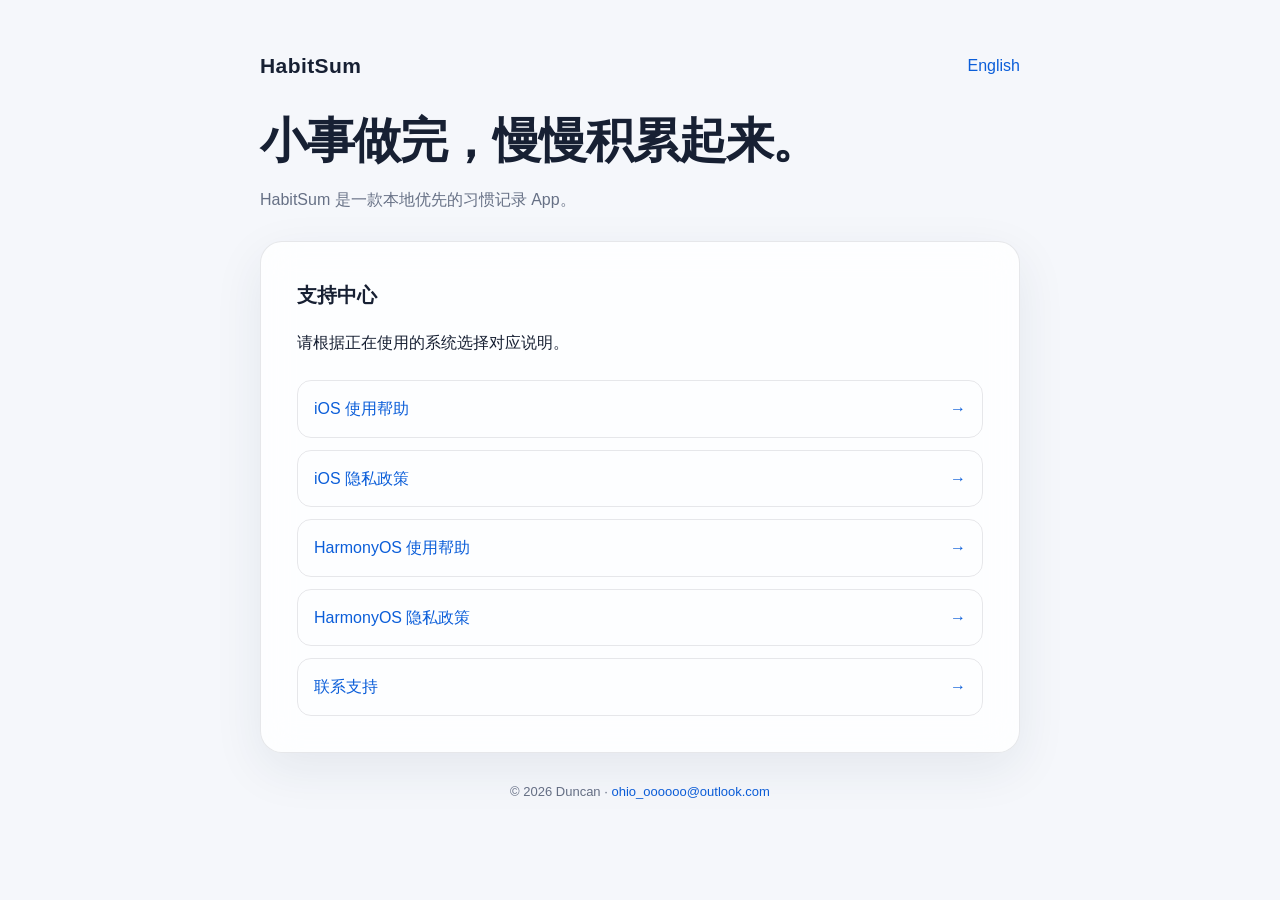
<file: index.html>
<!doctype html><html lang="zh-Hans"><head><meta charset="utf-8"><meta name="viewport" content="width=device-width,initial-scale=1"><title>HabitSum · 支持中心</title><link rel="stylesheet" href="styles.css"></head>
<body><main><nav><div class="brand">HabitSum</div><a class="language" href="en/">English</a></nav><section class="hero"><h1>小事做完，慢慢积累起来。</h1><p class="subtitle">HabitSum 是一款本地优先的习惯记录 App。</p></section><section class="card"><h2>支持中心</h2><p>请根据正在使用的系统选择对应说明。</p><div class="links"><a href="support/">iOS 使用帮助 <span>→</span></a><a href="privacy/">iOS 隐私政策 <span>→</span></a><a href="harmonyos/support/">HarmonyOS 使用帮助 <span>→</span></a><a href="harmonyos/privacy/">HarmonyOS 隐私政策 <span>→</span></a><a href="mailto:ohio_oooooo@outlook.com">联系支持 <span>→</span></a></div></section><footer>© 2026 Duncan · <a href="mailto:ohio_oooooo@outlook.com">ohio_oooooo@outlook.com</a></footer></main></body></html>
</file>
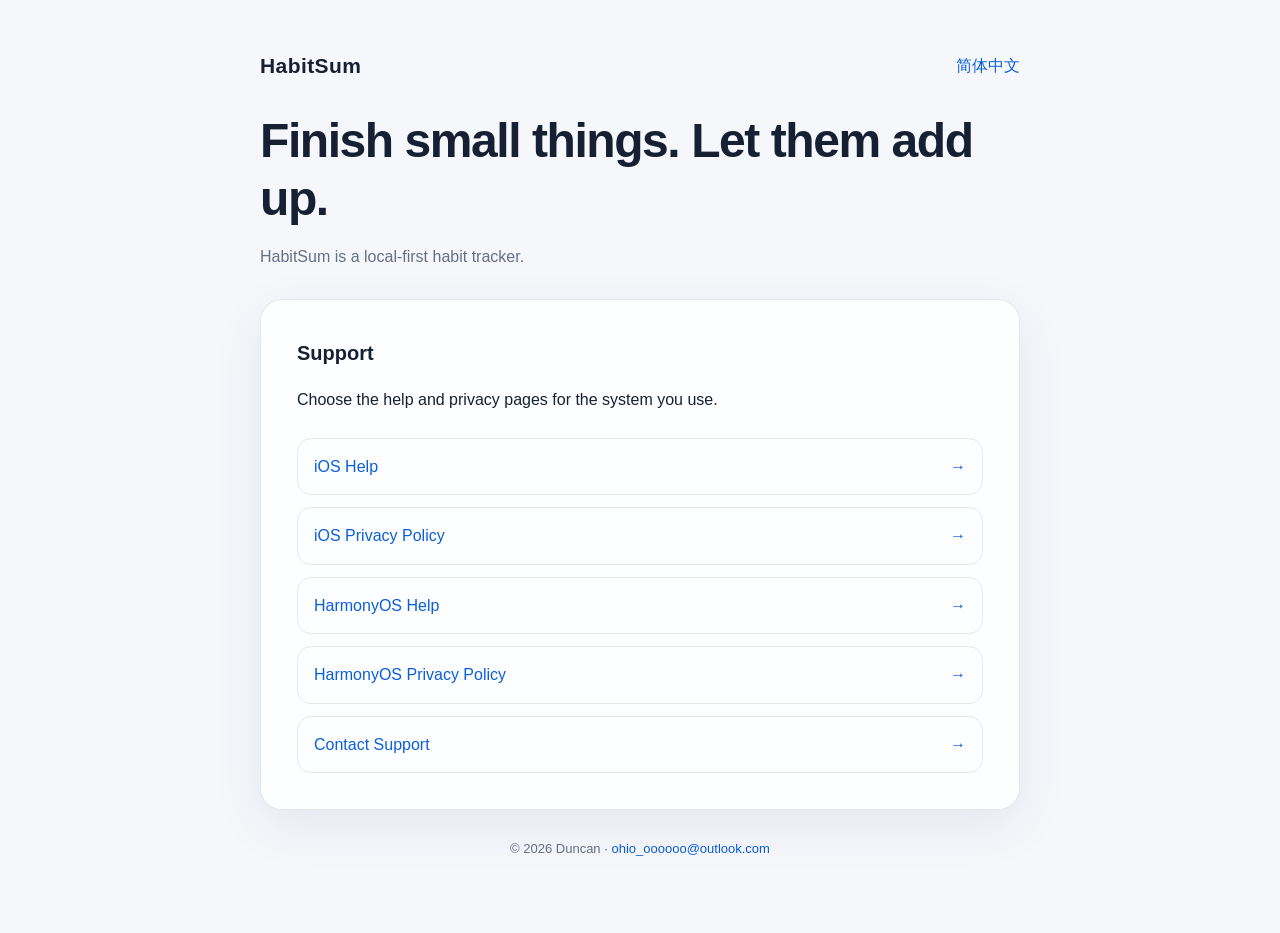
<file: en/index.html>
<!doctype html><html lang="en"><head><meta charset="utf-8"><meta name="viewport" content="width=device-width,initial-scale=1"><title>HabitSum · Support</title><link rel="stylesheet" href="../styles.css"></head><body><main><nav><div class="brand">HabitSum</div><a class="language" href="../">简体中文</a></nav><section class="hero"><h1>Finish small things. Let them add up.</h1><p class="subtitle">HabitSum is a local-first habit tracker.</p></section><section class="card"><h2>Support</h2><p>Choose the help and privacy pages for the system you use.</p><div class="links"><a href="support/">iOS Help <span>→</span></a><a href="privacy/">iOS Privacy Policy <span>→</span></a><a href="harmonyos/support/">HarmonyOS Help <span>→</span></a><a href="harmonyos/privacy/">HarmonyOS Privacy Policy <span>→</span></a><a href="mailto:ohio_oooooo@outlook.com">Contact Support <span>→</span></a></div></section><footer>© 2026 Duncan · <a href="mailto:ohio_oooooo@outlook.com">ohio_oooooo@outlook.com</a></footer></main></body></html>
</file>
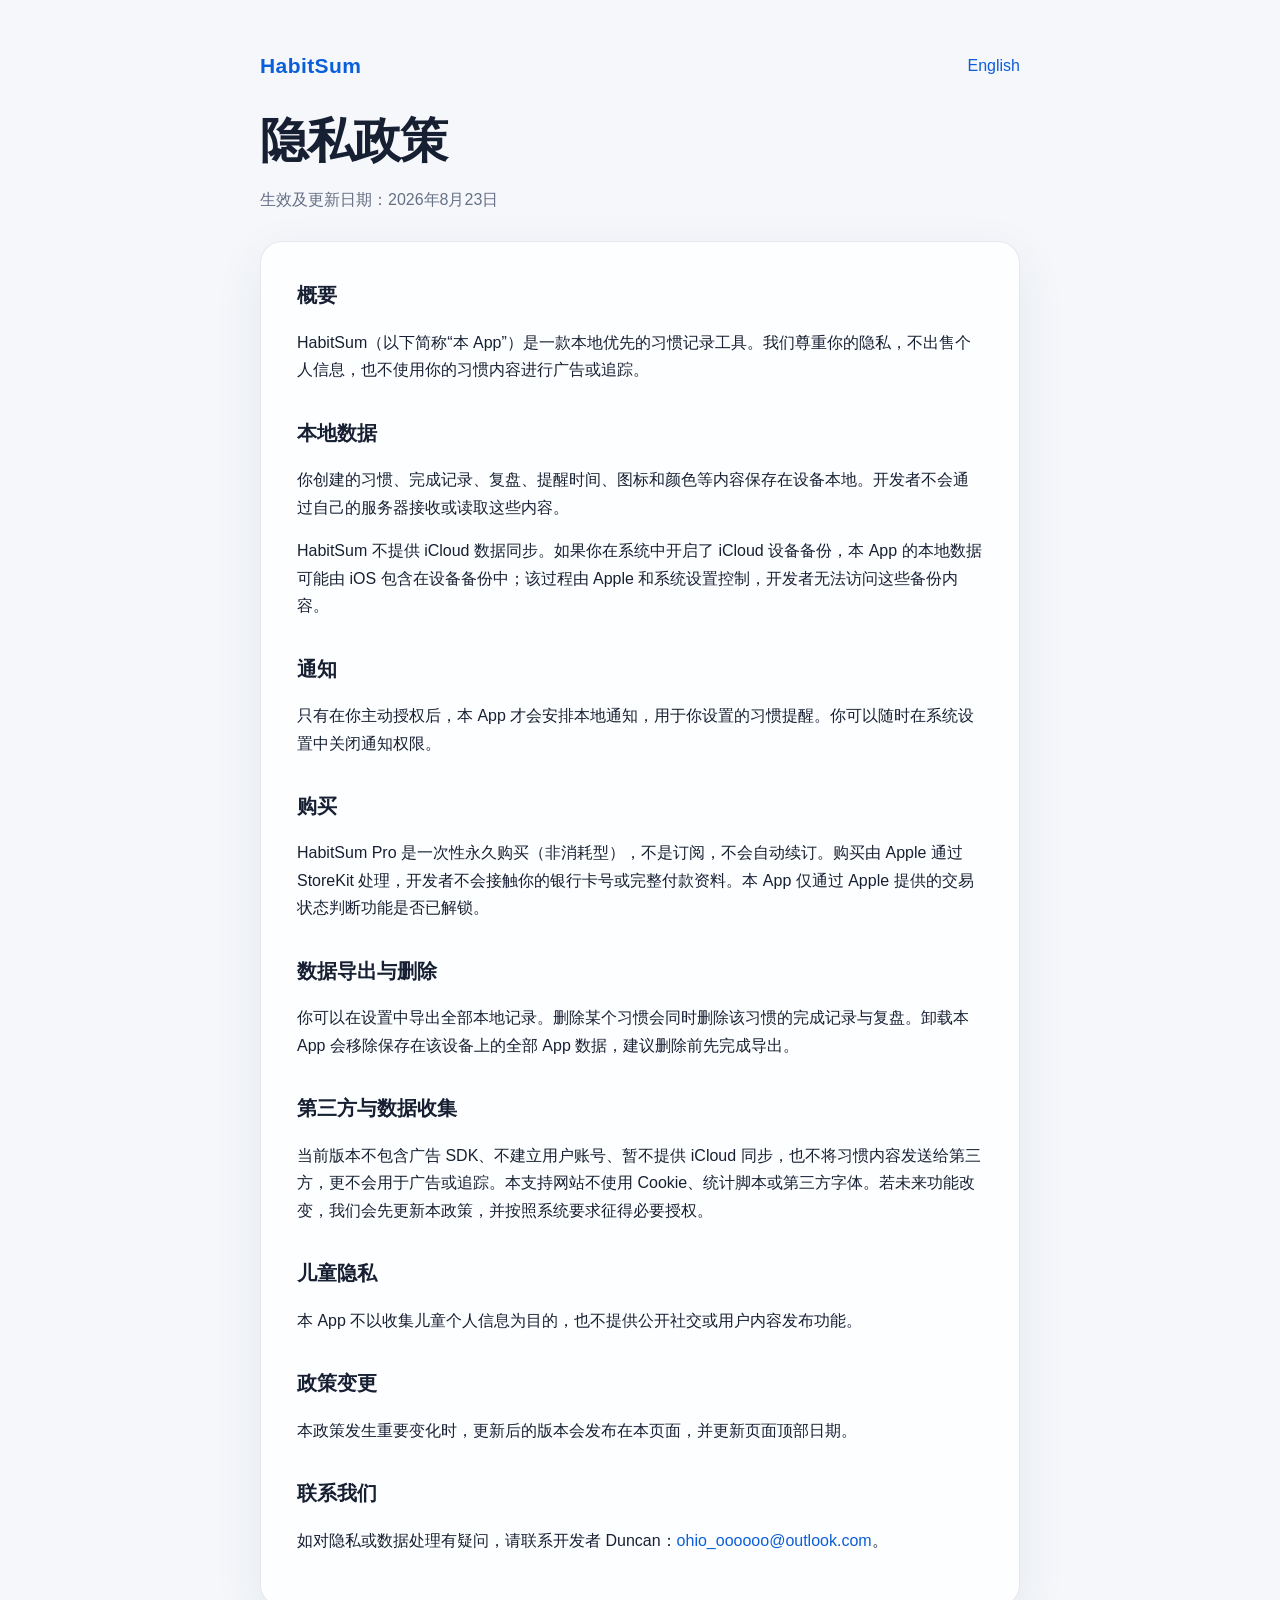
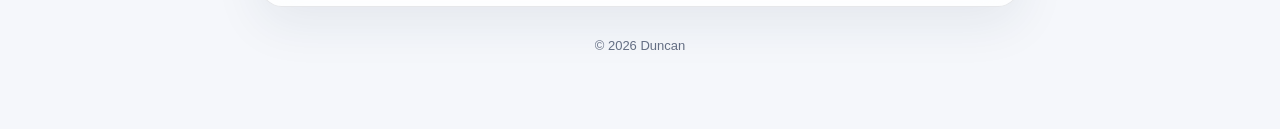
<file: privacy/index.html>
<!doctype html><html lang="zh-Hans"><head><meta charset="utf-8"><meta name="viewport" content="width=device-width,initial-scale=1"><title>隐私政策 · HabitSum</title><link rel="stylesheet" href="../styles.css"></head>
<body><main><nav><a class="brand" href="../">HabitSum</a><a class="language" href="../en/privacy/">English</a></nav><section class="hero"><h1>隐私政策</h1><p class="updated">生效及更新日期：2026年8月23日</p></section><article class="card"><h2>概要</h2><p>HabitSum（以下简称“本 App”）是一款本地优先的习惯记录工具。我们尊重你的隐私，不出售个人信息，也不使用你的习惯内容进行广告或追踪。</p><h2>本地数据</h2><p>你创建的习惯、完成记录、复盘、提醒时间、图标和颜色等内容保存在设备本地。开发者不会通过自己的服务器接收或读取这些内容。</p><p>HabitSum 不提供 iCloud 数据同步。如果你在系统中开启了 iCloud 设备备份，本 App 的本地数据可能由 iOS 包含在设备备份中；该过程由 Apple 和系统设置控制，开发者无法访问这些备份内容。</p><h2>通知</h2><p>只有在你主动授权后，本 App 才会安排本地通知，用于你设置的习惯提醒。你可以随时在系统设置中关闭通知权限。</p><h2>购买</h2><p>HabitSum Pro 是一次性永久购买（非消耗型），不是订阅，不会自动续订。购买由 Apple 通过 StoreKit 处理，开发者不会接触你的银行卡号或完整付款资料。本 App 仅通过 Apple 提供的交易状态判断功能是否已解锁。</p><h2>数据导出与删除</h2><p>你可以在设置中导出全部本地记录。删除某个习惯会同时删除该习惯的完成记录与复盘。卸载本 App 会移除保存在该设备上的全部 App 数据，建议删除前先完成导出。</p><h2>第三方与数据收集</h2><p>当前版本不包含广告 SDK、不建立用户账号、暂不提供 iCloud 同步，也不将习惯内容发送给第三方，更不会用于广告或追踪。本支持网站不使用 Cookie、统计脚本或第三方字体。若未来功能改变，我们会先更新本政策，并按照系统要求征得必要授权。</p><h2>儿童隐私</h2><p>本 App 不以收集儿童个人信息为目的，也不提供公开社交或用户内容发布功能。</p><h2>政策变更</h2><p>本政策发生重要变化时，更新后的版本会发布在本页面，并更新页面顶部日期。</p><h2>联系我们</h2><p>如对隐私或数据处理有疑问，请联系开发者 Duncan：<a href="mailto:ohio_oooooo@outlook.com">ohio_oooooo@outlook.com</a>。</p></article><footer>© 2026 Duncan</footer></main></body></html>
</file>
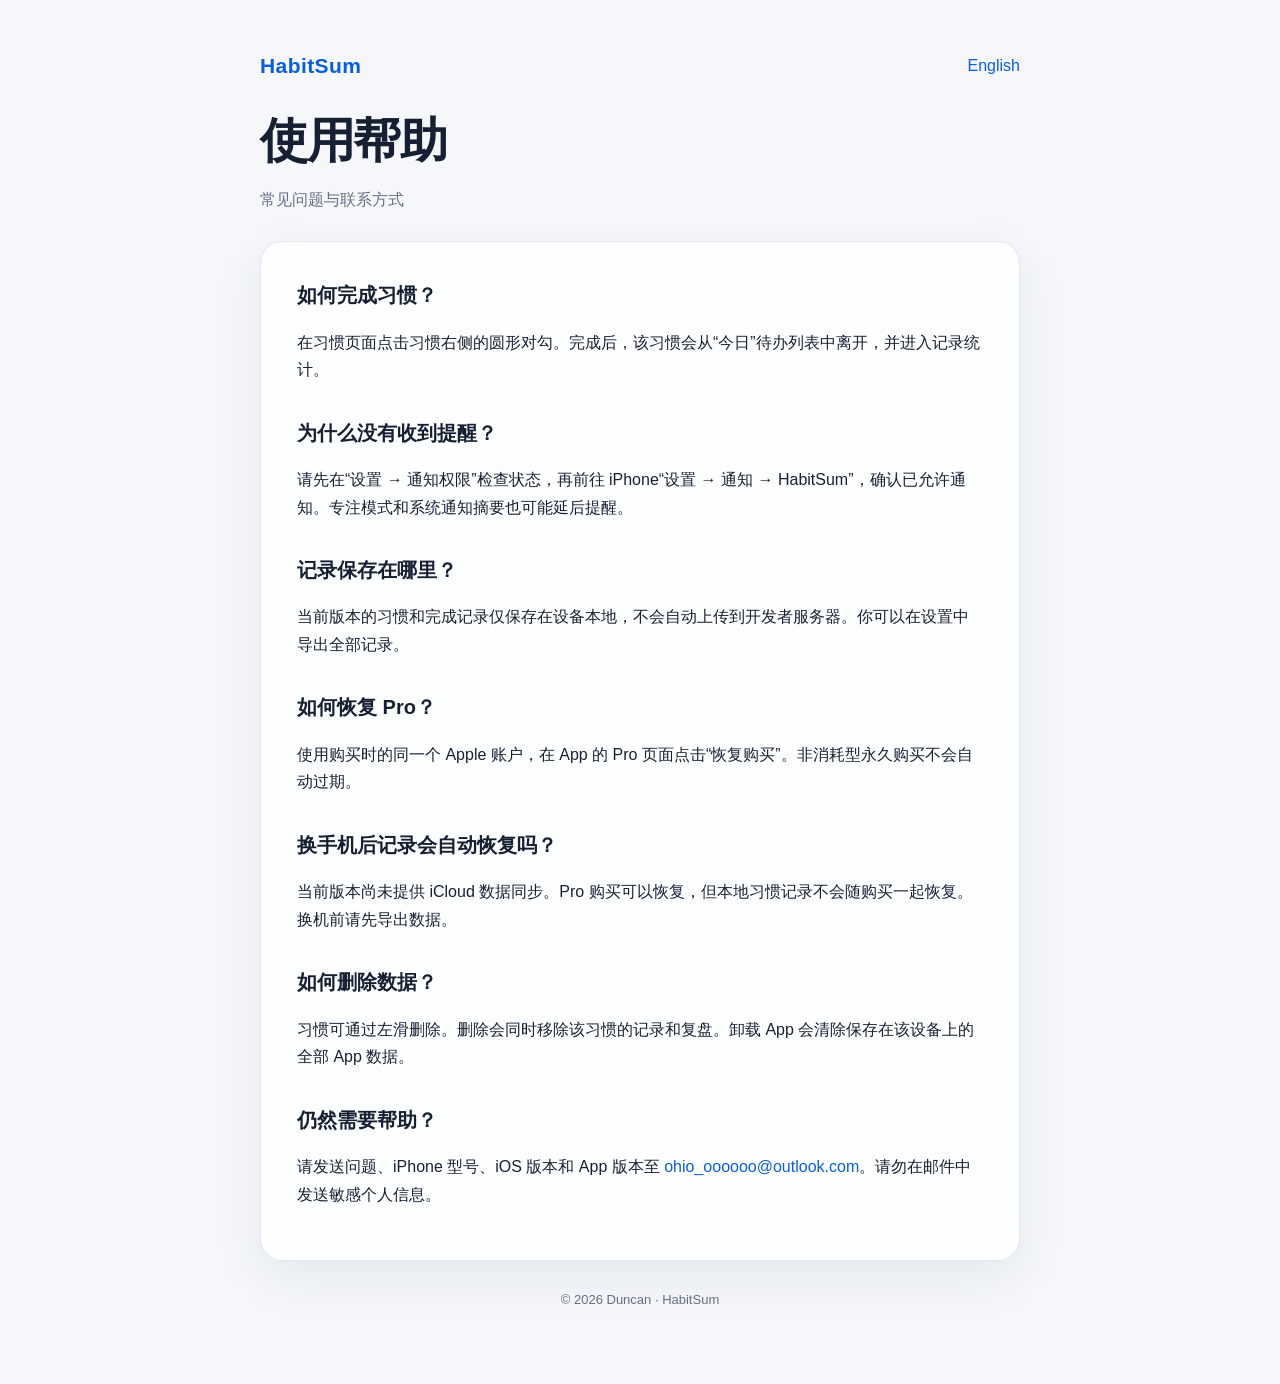
<file: support/index.html>
<!doctype html><html lang="zh-Hans"><head><meta charset="utf-8"><meta name="viewport" content="width=device-width,initial-scale=1"><title>使用帮助 · HabitSum</title><link rel="stylesheet" href="../styles.css"></head>
<body><main><nav><a class="brand" href="../">HabitSum</a><a class="language" href="../en/support/">English</a></nav><section class="hero"><h1>使用帮助</h1><p class="subtitle">常见问题与联系方式</p></section><article class="card"><h2>如何完成习惯？</h2><p>在习惯页面点击习惯右侧的圆形对勾。完成后，该习惯会从“今日”待办列表中离开，并进入记录统计。</p><h2>为什么没有收到提醒？</h2><p>请先在“设置 → 通知权限”检查状态，再前往 iPhone“设置 → 通知 → HabitSum”，确认已允许通知。专注模式和系统通知摘要也可能延后提醒。</p><h2>记录保存在哪里？</h2><p>当前版本的习惯和完成记录仅保存在设备本地，不会自动上传到开发者服务器。你可以在设置中导出全部记录。</p><h2>如何恢复 Pro？</h2><p>使用购买时的同一个 Apple 账户，在 App 的 Pro 页面点击“恢复购买”。非消耗型永久购买不会自动过期。</p><h2>换手机后记录会自动恢复吗？</h2><p>当前版本尚未提供 iCloud 数据同步。Pro 购买可以恢复，但本地习惯记录不会随购买一起恢复。换机前请先导出数据。</p><h2>如何删除数据？</h2><p>习惯可通过左滑删除。删除会同时移除该习惯的记录和复盘。卸载 App 会清除保存在该设备上的全部 App 数据。</p><h2>仍然需要帮助？</h2><p>请发送问题、iPhone 型号、iOS 版本和 App 版本至 <a href="mailto:ohio_oooooo@outlook.com">ohio_oooooo@outlook.com</a>。请勿在邮件中发送敏感个人信息。</p></article><footer>© 2026 Duncan · HabitSum</footer></main></body></html>
</file>
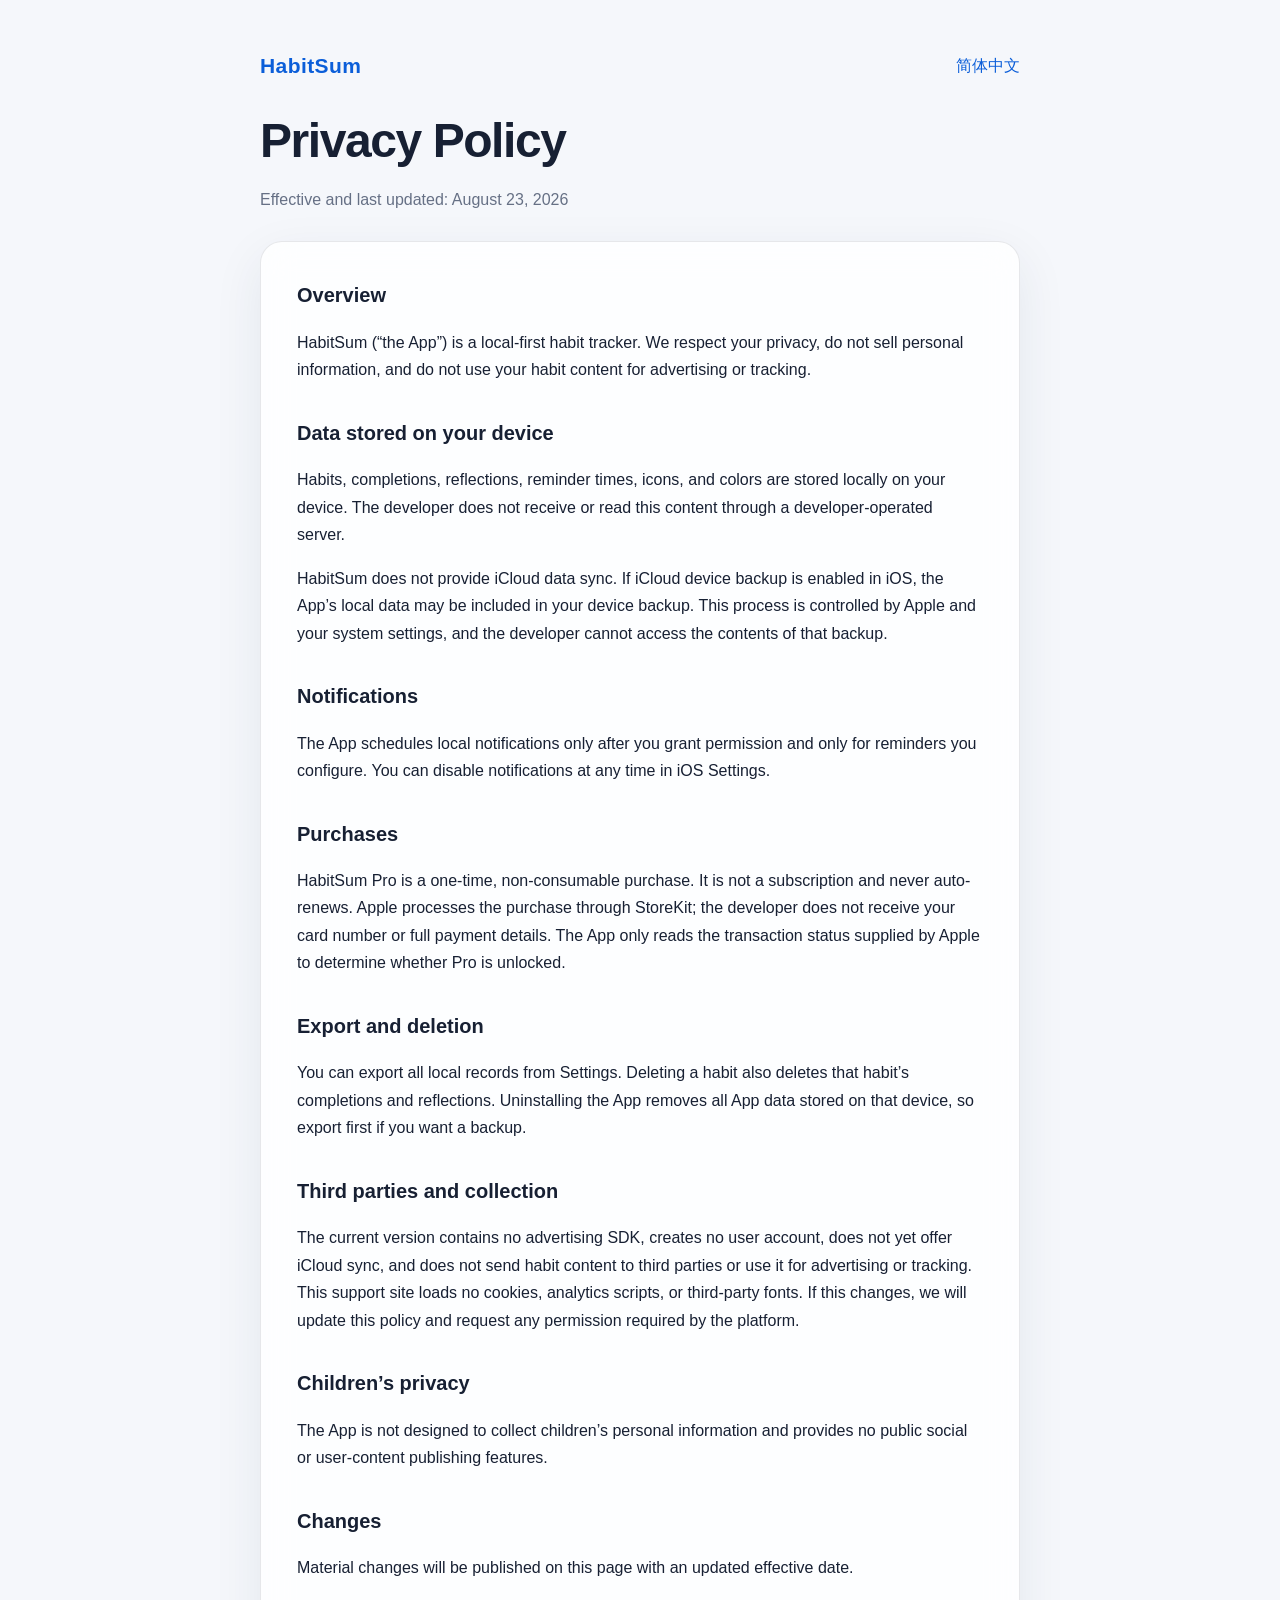
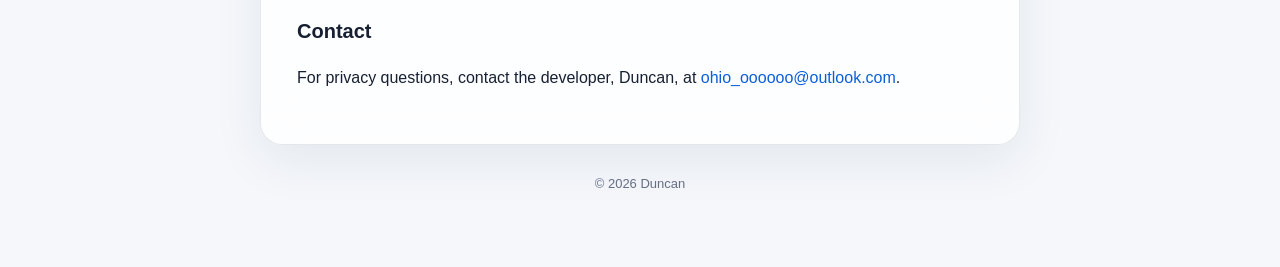
<file: en/privacy/index.html>
<!doctype html><html lang="en"><head><meta charset="utf-8"><meta name="viewport" content="width=device-width,initial-scale=1"><title>Privacy Policy · HabitSum</title><link rel="stylesheet" href="../../styles.css"></head><body><main><nav><a class="brand" href="../">HabitSum</a><a class="language" href="../../privacy/">简体中文</a></nav><section class="hero"><h1>Privacy Policy</h1><p class="updated">Effective and last updated: August 23, 2026</p></section><article class="card"><h2>Overview</h2><p>HabitSum (“the App”) is a local-first habit tracker. We respect your privacy, do not sell personal information, and do not use your habit content for advertising or tracking.</p><h2>Data stored on your device</h2><p>Habits, completions, reflections, reminder times, icons, and colors are stored locally on your device. The developer does not receive or read this content through a developer-operated server.</p><p>HabitSum does not provide iCloud data sync. If iCloud device backup is enabled in iOS, the App’s local data may be included in your device backup. This process is controlled by Apple and your system settings, and the developer cannot access the contents of that backup.</p><h2>Notifications</h2><p>The App schedules local notifications only after you grant permission and only for reminders you configure. You can disable notifications at any time in iOS Settings.</p><h2>Purchases</h2><p>HabitSum Pro is a one-time, non-consumable purchase. It is not a subscription and never auto-renews. Apple processes the purchase through StoreKit; the developer does not receive your card number or full payment details. The App only reads the transaction status supplied by Apple to determine whether Pro is unlocked.</p><h2>Export and deletion</h2><p>You can export all local records from Settings. Deleting a habit also deletes that habit’s completions and reflections. Uninstalling the App removes all App data stored on that device, so export first if you want a backup.</p><h2>Third parties and collection</h2><p>The current version contains no advertising SDK, creates no user account, does not yet offer iCloud sync, and does not send habit content to third parties or use it for advertising or tracking. This support site loads no cookies, analytics scripts, or third-party fonts. If this changes, we will update this policy and request any permission required by the platform.</p><h2>Children’s privacy</h2><p>The App is not designed to collect children’s personal information and provides no public social or user-content publishing features.</p><h2>Changes</h2><p>Material changes will be published on this page with an updated effective date.</p><h2>Contact</h2><p>For privacy questions, contact the developer, Duncan, at <a href="mailto:ohio_oooooo@outlook.com">ohio_oooooo@outlook.com</a>.</p></article><footer>© 2026 Duncan</footer></main></body></html>
</file>
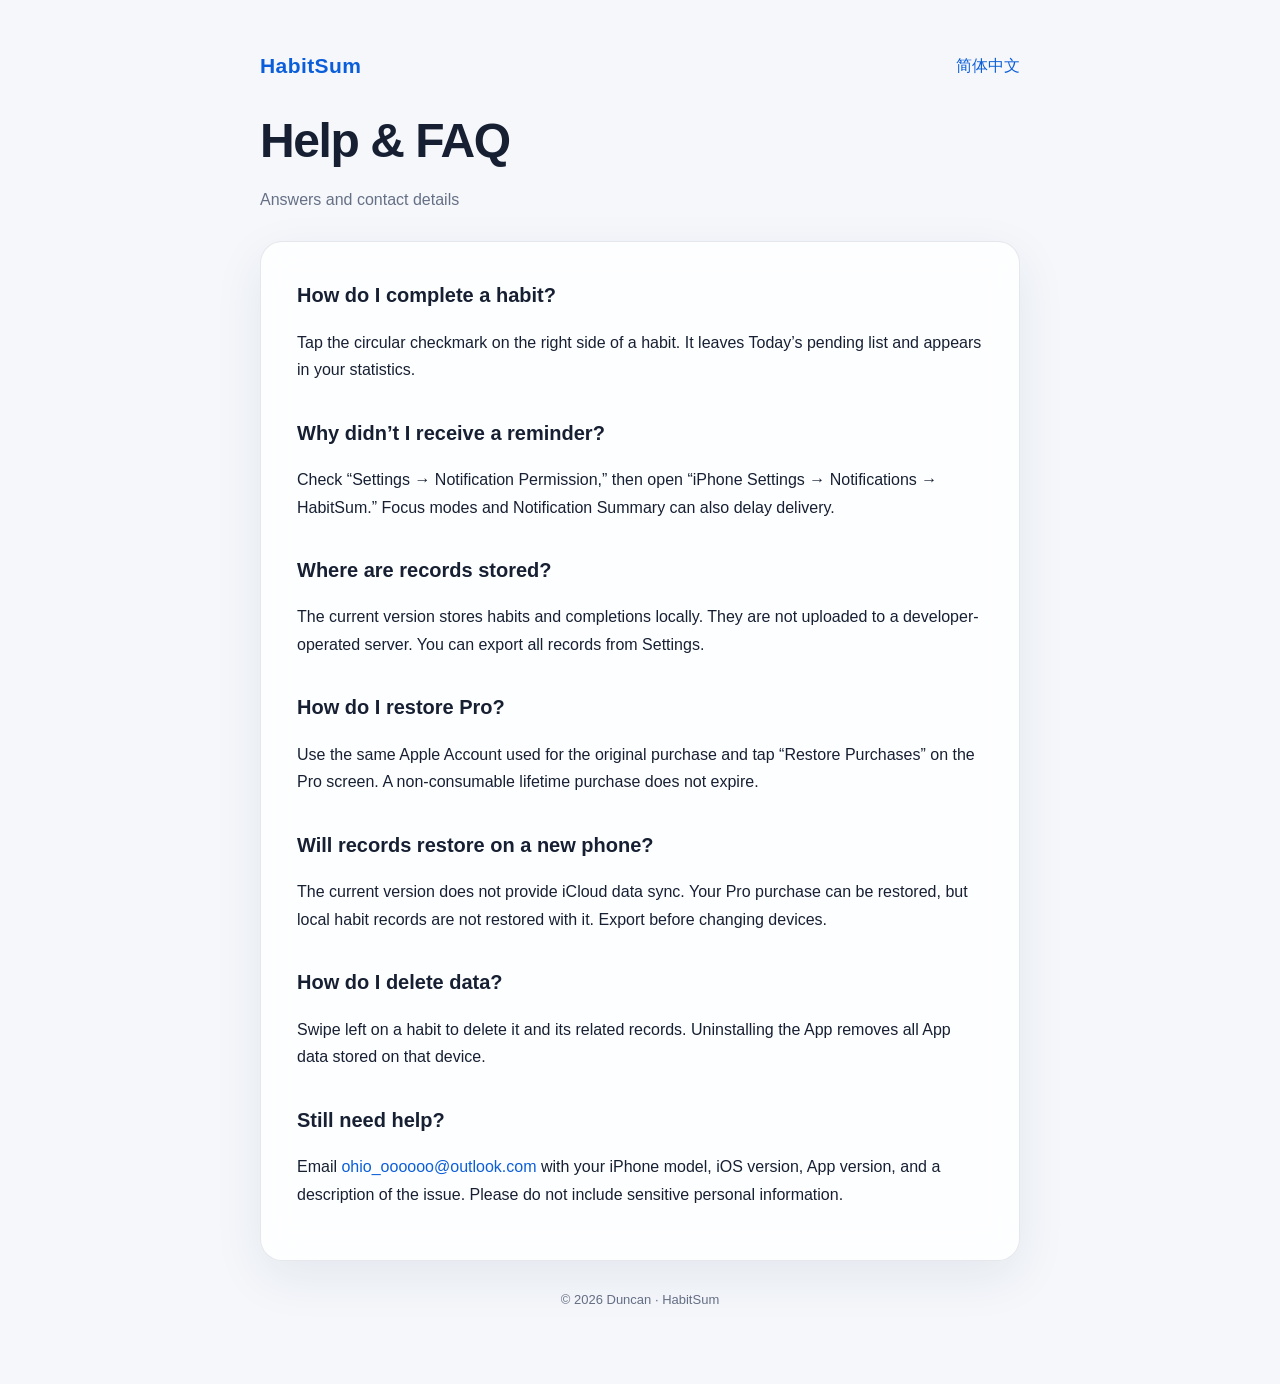
<file: en/support/index.html>
<!doctype html><html lang="en"><head><meta charset="utf-8"><meta name="viewport" content="width=device-width,initial-scale=1"><title>Help · HabitSum</title><link rel="stylesheet" href="../../styles.css"></head><body><main><nav><a class="brand" href="../">HabitSum</a><a class="language" href="../../support/">简体中文</a></nav><section class="hero"><h1>Help & FAQ</h1><p class="subtitle">Answers and contact details</p></section><article class="card"><h2>How do I complete a habit?</h2><p>Tap the circular checkmark on the right side of a habit. It leaves Today’s pending list and appears in your statistics.</p><h2>Why didn’t I receive a reminder?</h2><p>Check “Settings → Notification Permission,” then open “iPhone Settings → Notifications → HabitSum.” Focus modes and Notification Summary can also delay delivery.</p><h2>Where are records stored?</h2><p>The current version stores habits and completions locally. They are not uploaded to a developer-operated server. You can export all records from Settings.</p><h2>How do I restore Pro?</h2><p>Use the same Apple Account used for the original purchase and tap “Restore Purchases” on the Pro screen. A non-consumable lifetime purchase does not expire.</p><h2>Will records restore on a new phone?</h2><p>The current version does not provide iCloud data sync. Your Pro purchase can be restored, but local habit records are not restored with it. Export before changing devices.</p><h2>How do I delete data?</h2><p>Swipe left on a habit to delete it and its related records. Uninstalling the App removes all App data stored on that device.</p><h2>Still need help?</h2><p>Email <a href="mailto:ohio_oooooo@outlook.com">ohio_oooooo@outlook.com</a> with your iPhone model, iOS version, App version, and a description of the issue. Please do not include sensitive personal information.</p></article><footer>© 2026 Duncan · HabitSum</footer></main></body></html>
</file>
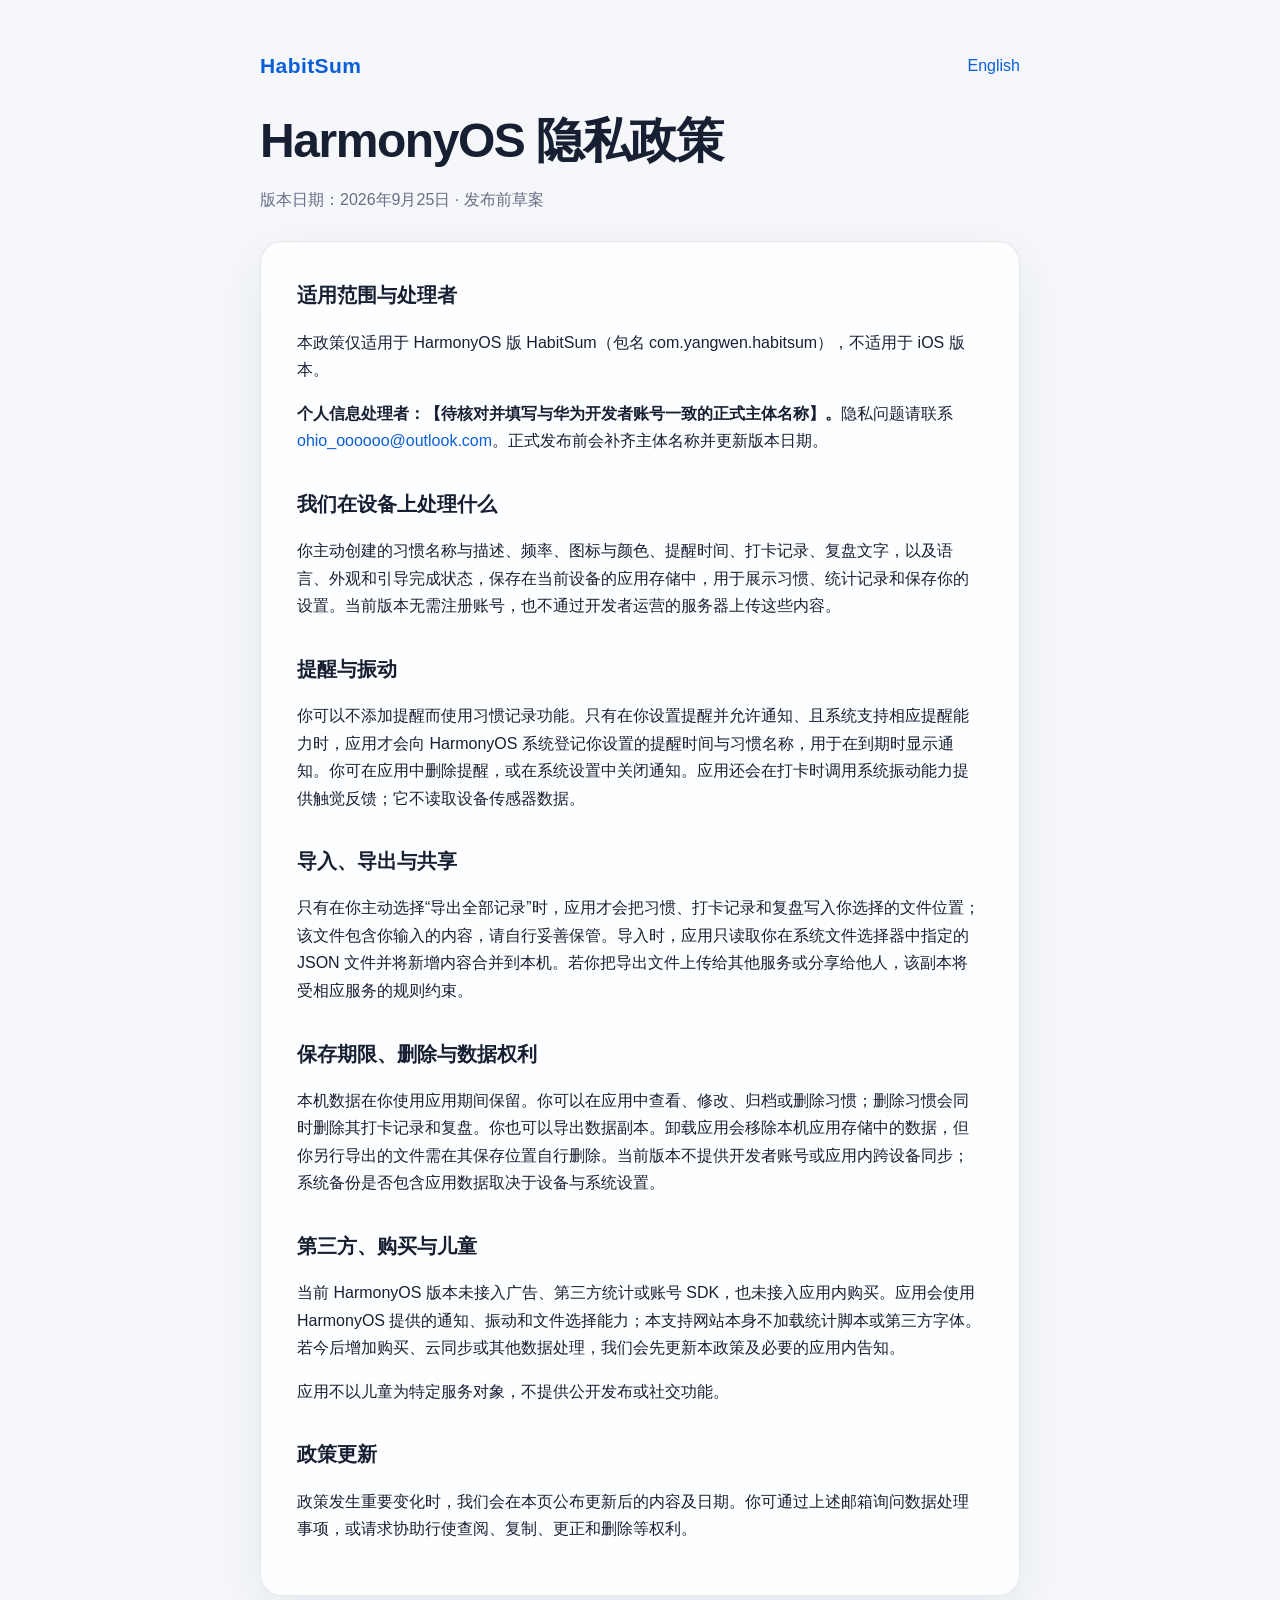
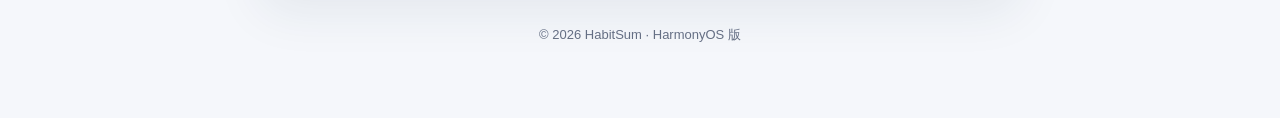
<file: harmonyos/privacy/index.html>
<!doctype html>
<html lang="zh-Hans">
<head>
  <meta charset="utf-8">
  <meta name="viewport" content="width=device-width,initial-scale=1">
  <title>HarmonyOS 隐私政策 · HabitSum</title>
  <link rel="stylesheet" href="../../styles.css">
</head>
<body><main>
  <nav><a class="brand" href="../../">HabitSum</a><a class="language" href="../../en/harmonyos/privacy/">English</a></nav>
  <section class="hero"><h1>HarmonyOS 隐私政策</h1><p class="updated">版本日期：2026年9月25日 · 发布前草案</p></section>
  <article class="card">
    <h2>适用范围与处理者</h2>
    <p>本政策仅适用于 HarmonyOS 版 HabitSum（包名 com.yangwen.habitsum），不适用于 iOS 版本。</p>
    <p><strong>个人信息处理者：【待核对并填写与华为开发者账号一致的正式主体名称】。</strong>隐私问题请联系 <a href="mailto:ohio_oooooo@outlook.com">ohio_oooooo@outlook.com</a>。正式发布前会补齐主体名称并更新版本日期。</p>
    <h2>我们在设备上处理什么</h2>
    <p>你主动创建的习惯名称与描述、频率、图标与颜色、提醒时间、打卡记录、复盘文字，以及语言、外观和引导完成状态，保存在当前设备的应用存储中，用于展示习惯、统计记录和保存你的设置。当前版本无需注册账号，也不通过开发者运营的服务器上传这些内容。</p>
    <h2>提醒与振动</h2>
    <p>你可以不添加提醒而使用习惯记录功能。只有在你设置提醒并允许通知、且系统支持相应提醒能力时，应用才会向 HarmonyOS 系统登记你设置的提醒时间与习惯名称，用于在到期时显示通知。你可在应用中删除提醒，或在系统设置中关闭通知。应用还会在打卡时调用系统振动能力提供触觉反馈；它不读取设备传感器数据。</p>
    <h2>导入、导出与共享</h2>
    <p>只有在你主动选择“导出全部记录”时，应用才会把习惯、打卡记录和复盘写入你选择的文件位置；该文件包含你输入的内容，请自行妥善保管。导入时，应用只读取你在系统文件选择器中指定的 JSON 文件并将新增内容合并到本机。若你把导出文件上传给其他服务或分享给他人，该副本将受相应服务的规则约束。</p>
    <h2>保存期限、删除与数据权利</h2>
    <p>本机数据在你使用应用期间保留。你可以在应用中查看、修改、归档或删除习惯；删除习惯会同时删除其打卡记录和复盘。你也可以导出数据副本。卸载应用会移除本机应用存储中的数据，但你另行导出的文件需在其保存位置自行删除。当前版本不提供开发者账号或应用内跨设备同步；系统备份是否包含应用数据取决于设备与系统设置。</p>
    <h2>第三方、购买与儿童</h2>
    <p>当前 HarmonyOS 版本未接入广告、第三方统计或账号 SDK，也未接入应用内购买。应用会使用 HarmonyOS 提供的通知、振动和文件选择能力；本支持网站本身不加载统计脚本或第三方字体。若今后增加购买、云同步或其他数据处理，我们会先更新本政策及必要的应用内告知。</p>
    <p>应用不以儿童为特定服务对象，不提供公开发布或社交功能。</p>
    <h2>政策更新</h2>
    <p>政策发生重要变化时，我们会在本页公布更新后的内容及日期。你可通过上述邮箱询问数据处理事项，或请求协助行使查阅、复制、更正和删除等权利。</p>
  </article>
  <footer>© 2026 HabitSum · HarmonyOS 版</footer>
</main></body></html>
</file>
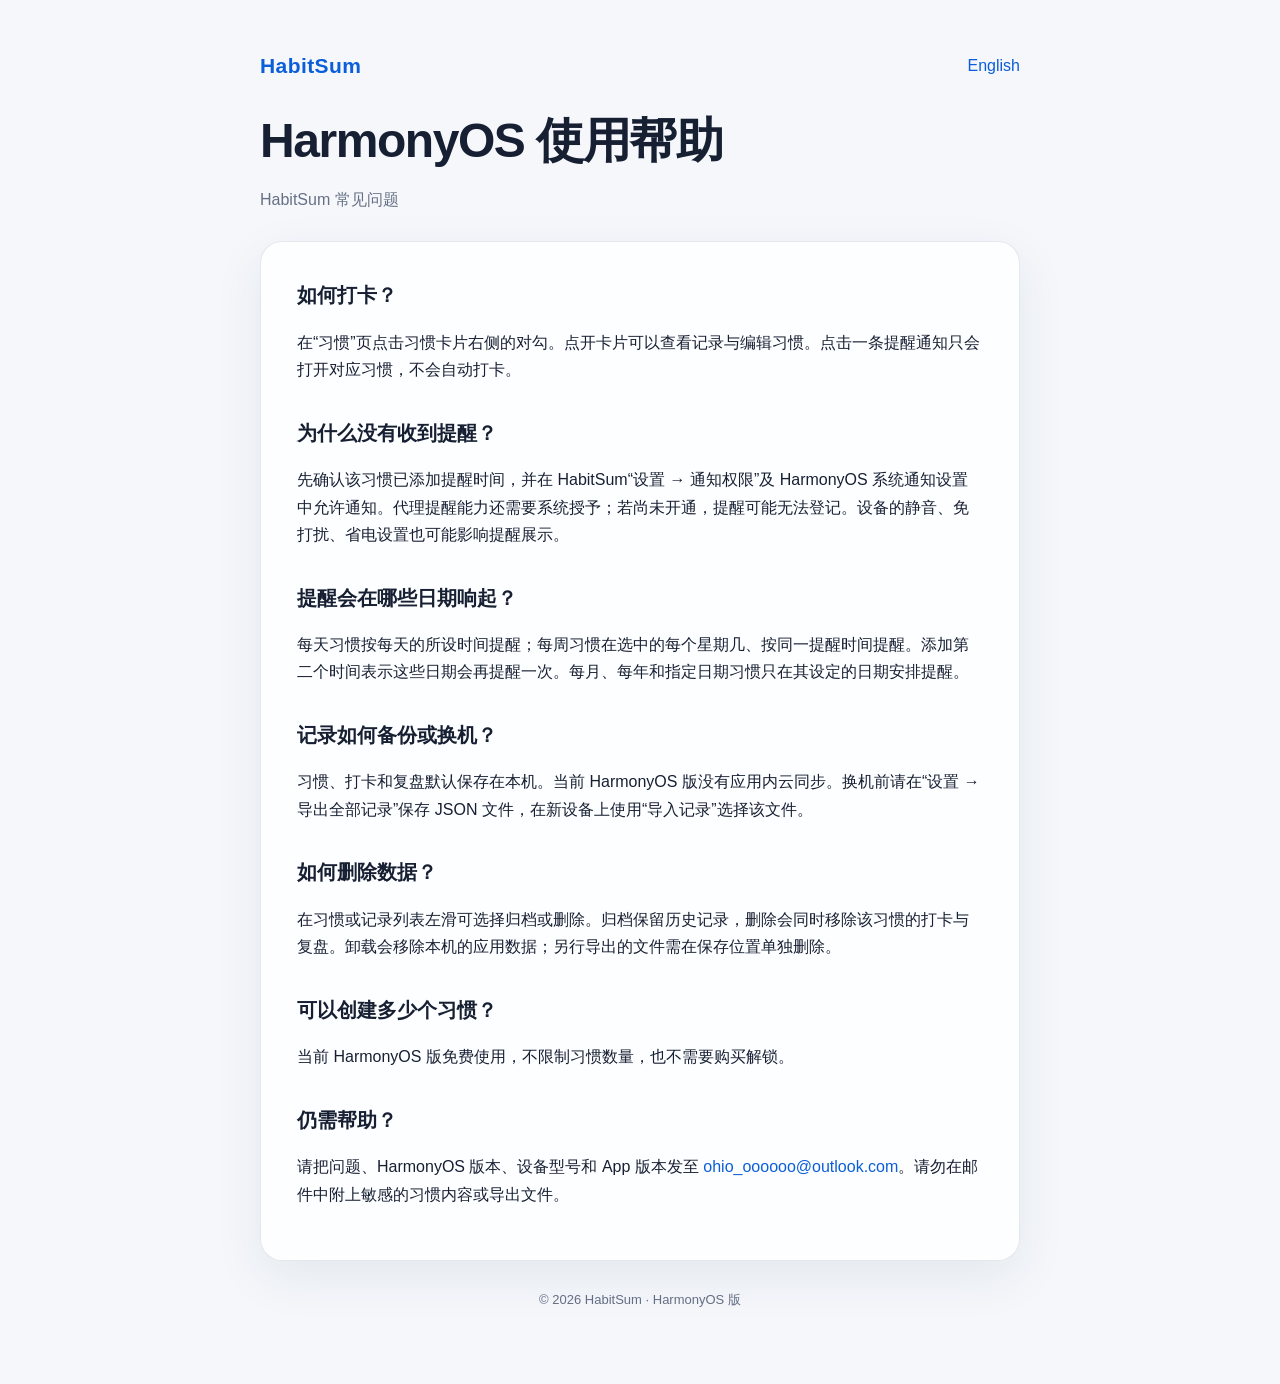
<file: harmonyos/support/index.html>
<!doctype html>
<html lang="zh-Hans">
<head>
  <meta charset="utf-8">
  <meta name="viewport" content="width=device-width,initial-scale=1">
  <title>HarmonyOS 使用帮助 · HabitSum</title>
  <link rel="stylesheet" href="../../styles.css">
</head>
<body><main>
  <nav><a class="brand" href="../../">HabitSum</a><a class="language" href="../../en/harmonyos/support/">English</a></nav>
  <section class="hero"><h1>HarmonyOS 使用帮助</h1><p class="subtitle">HabitSum 常见问题</p></section>
  <article class="card">
    <h2>如何打卡？</h2>
    <p>在“习惯”页点击习惯卡片右侧的对勾。点开卡片可以查看记录与编辑习惯。点击一条提醒通知只会打开对应习惯，不会自动打卡。</p>
    <h2>为什么没有收到提醒？</h2>
    <p>先确认该习惯已添加提醒时间，并在 HabitSum“设置 → 通知权限”及 HarmonyOS 系统通知设置中允许通知。代理提醒能力还需要系统授予；若尚未开通，提醒可能无法登记。设备的静音、免打扰、省电设置也可能影响提醒展示。</p>
    <h2>提醒会在哪些日期响起？</h2>
    <p>每天习惯按每天的所设时间提醒；每周习惯在选中的每个星期几、按同一提醒时间提醒。添加第二个时间表示这些日期会再提醒一次。每月、每年和指定日期习惯只在其设定的日期安排提醒。</p>
    <h2>记录如何备份或换机？</h2>
    <p>习惯、打卡和复盘默认保存在本机。当前 HarmonyOS 版没有应用内云同步。换机前请在“设置 → 导出全部记录”保存 JSON 文件，在新设备上使用“导入记录”选择该文件。</p>
    <h2>如何删除数据？</h2>
    <p>在习惯或记录列表左滑可选择归档或删除。归档保留历史记录，删除会同时移除该习惯的打卡与复盘。卸载会移除本机的应用数据；另行导出的文件需在保存位置单独删除。</p>
    <h2>可以创建多少个习惯？</h2>
    <p>当前 HarmonyOS 版免费使用，不限制习惯数量，也不需要购买解锁。</p>
    <h2>仍需帮助？</h2>
    <p>请把问题、HarmonyOS 版本、设备型号和 App 版本发至 <a href="mailto:ohio_oooooo@outlook.com">ohio_oooooo@outlook.com</a>。请勿在邮件中附上敏感的习惯内容或导出文件。</p>
  </article>
  <footer>© 2026 HabitSum · HarmonyOS 版</footer>
</main></body></html>
</file>
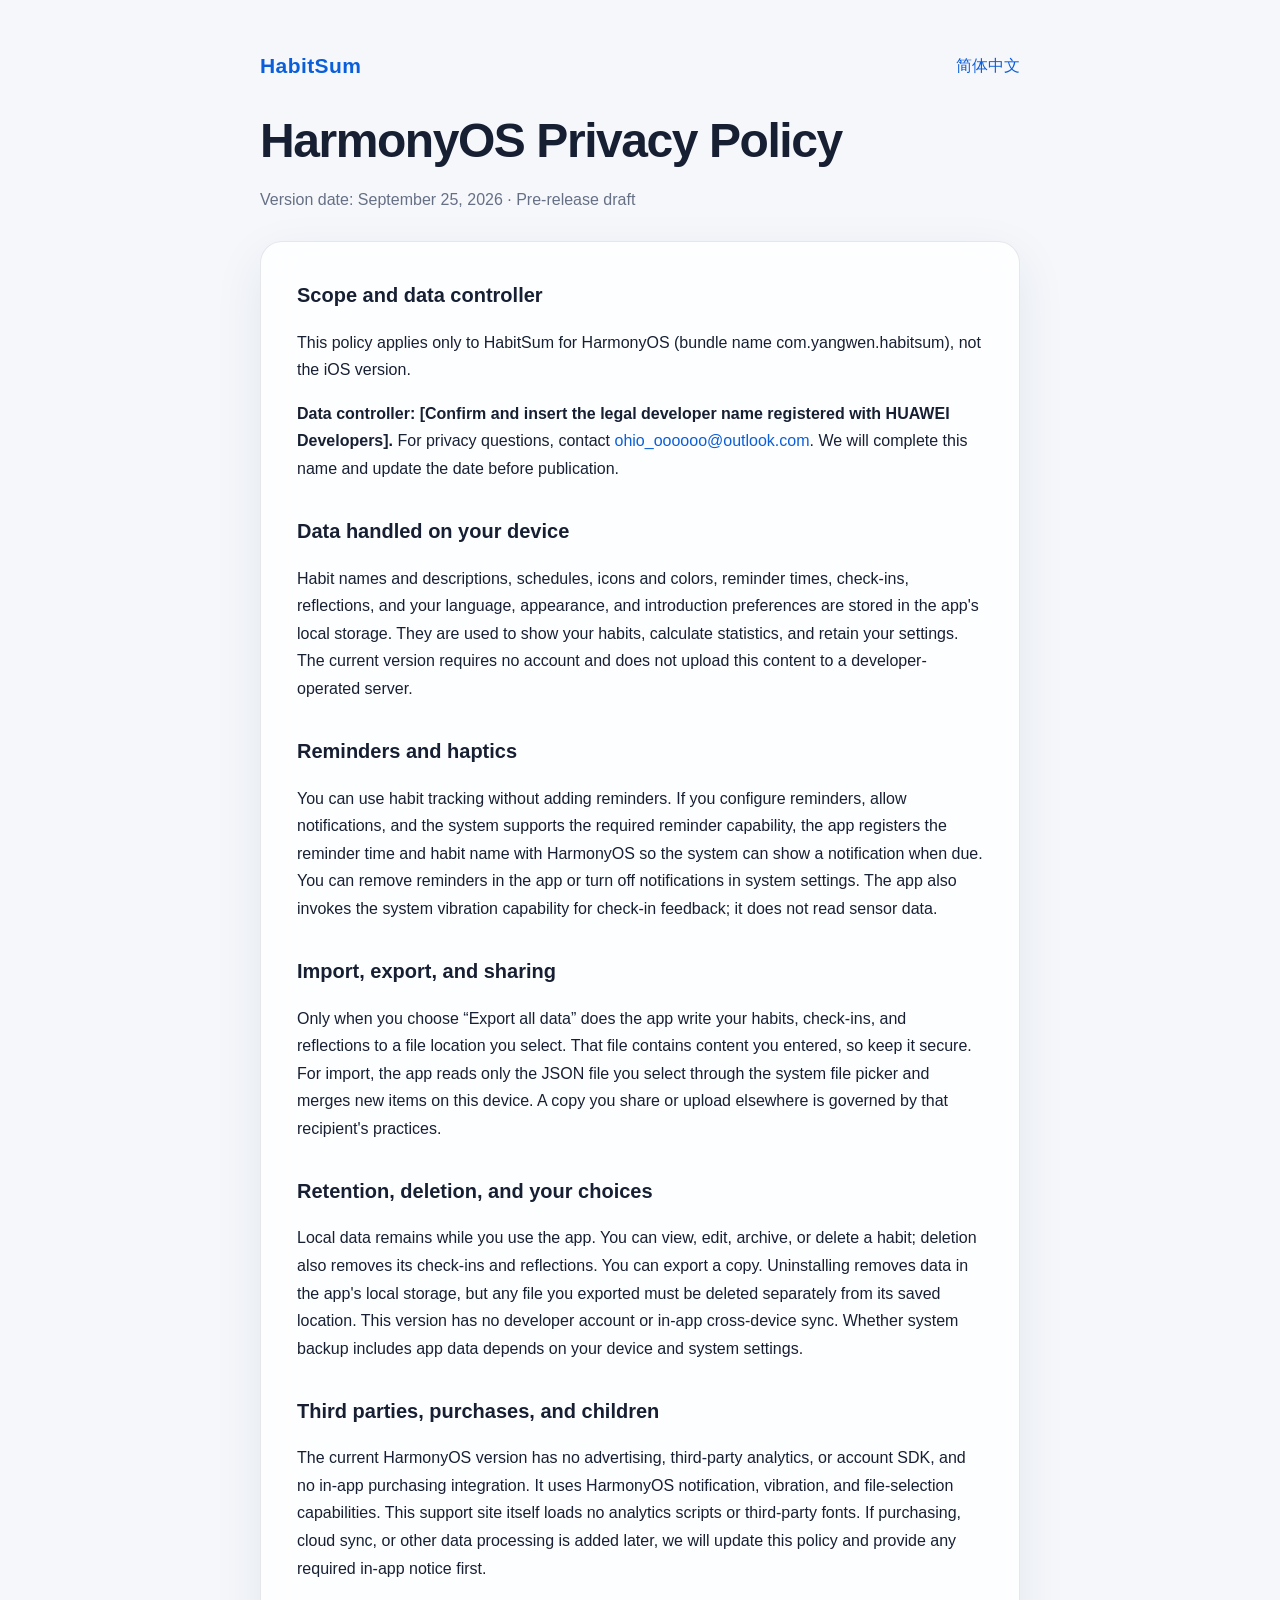
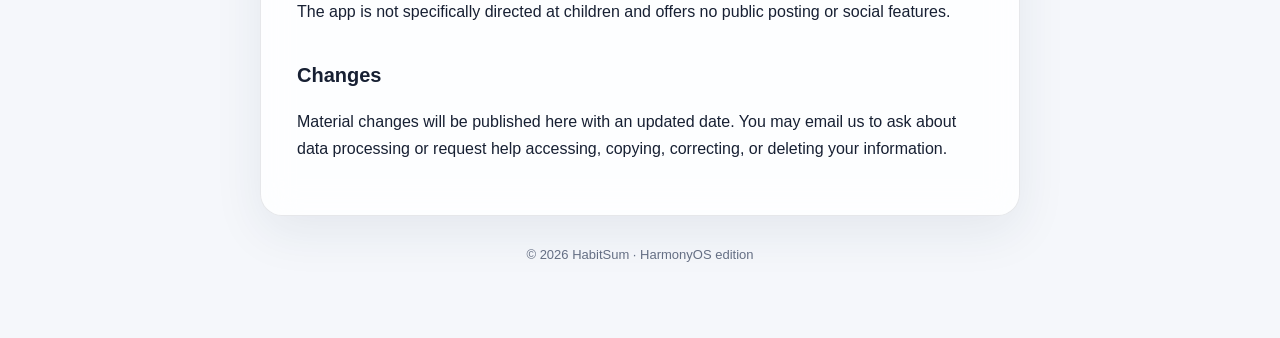
<file: en/harmonyos/privacy/index.html>
<!doctype html>
<html lang="en">
<head>
  <meta charset="utf-8">
  <meta name="viewport" content="width=device-width,initial-scale=1">
  <title>HarmonyOS Privacy Policy · HabitSum</title>
  <link rel="stylesheet" href="../../../styles.css">
</head>
<body><main>
  <nav><a class="brand" href="../../../">HabitSum</a><a class="language" href="../../../harmonyos/privacy/">简体中文</a></nav>
  <section class="hero"><h1>HarmonyOS Privacy Policy</h1><p class="updated">Version date: September 25, 2026 · Pre-release draft</p></section>
  <article class="card">
    <h2>Scope and data controller</h2>
    <p>This policy applies only to HabitSum for HarmonyOS (bundle name com.yangwen.habitsum), not the iOS version.</p>
    <p><strong>Data controller: [Confirm and insert the legal developer name registered with HUAWEI Developers].</strong> For privacy questions, contact <a href="mailto:ohio_oooooo@outlook.com">ohio_oooooo@outlook.com</a>. We will complete this name and update the date before publication.</p>
    <h2>Data handled on your device</h2>
    <p>Habit names and descriptions, schedules, icons and colors, reminder times, check-ins, reflections, and your language, appearance, and introduction preferences are stored in the app's local storage. They are used to show your habits, calculate statistics, and retain your settings. The current version requires no account and does not upload this content to a developer-operated server.</p>
    <h2>Reminders and haptics</h2>
    <p>You can use habit tracking without adding reminders. If you configure reminders, allow notifications, and the system supports the required reminder capability, the app registers the reminder time and habit name with HarmonyOS so the system can show a notification when due. You can remove reminders in the app or turn off notifications in system settings. The app also invokes the system vibration capability for check-in feedback; it does not read sensor data.</p>
    <h2>Import, export, and sharing</h2>
    <p>Only when you choose “Export all data” does the app write your habits, check-ins, and reflections to a file location you select. That file contains content you entered, so keep it secure. For import, the app reads only the JSON file you select through the system file picker and merges new items on this device. A copy you share or upload elsewhere is governed by that recipient's practices.</p>
    <h2>Retention, deletion, and your choices</h2>
    <p>Local data remains while you use the app. You can view, edit, archive, or delete a habit; deletion also removes its check-ins and reflections. You can export a copy. Uninstalling removes data in the app's local storage, but any file you exported must be deleted separately from its saved location. This version has no developer account or in-app cross-device sync. Whether system backup includes app data depends on your device and system settings.</p>
    <h2>Third parties, purchases, and children</h2>
    <p>The current HarmonyOS version has no advertising, third-party analytics, or account SDK, and no in-app purchasing integration. It uses HarmonyOS notification, vibration, and file-selection capabilities. This support site itself loads no analytics scripts or third-party fonts. If purchasing, cloud sync, or other data processing is added later, we will update this policy and provide any required in-app notice first.</p>
    <p>The app is not specifically directed at children and offers no public posting or social features.</p>
    <h2>Changes</h2>
    <p>Material changes will be published here with an updated date. You may email us to ask about data processing or request help accessing, copying, correcting, or deleting your information.</p>
  </article>
  <footer>© 2026 HabitSum · HarmonyOS edition</footer>
</main></body></html>
</file>
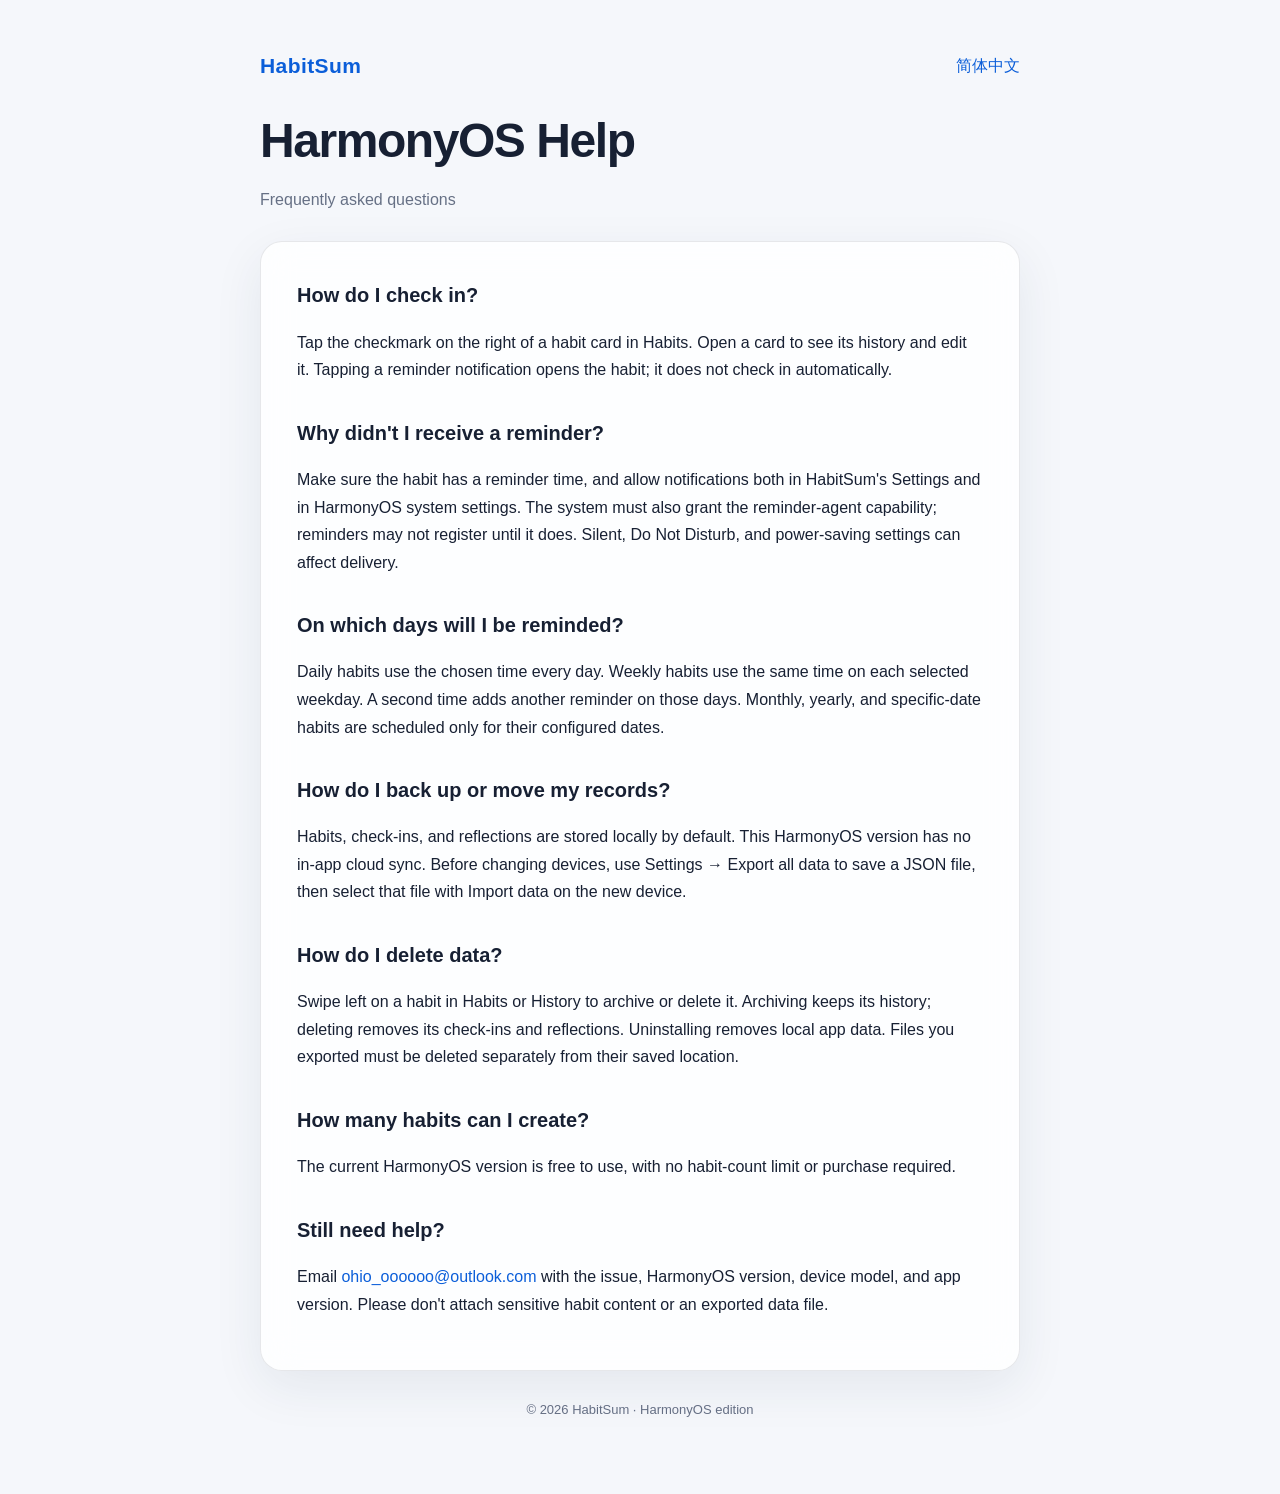
<file: en/harmonyos/support/index.html>
<!doctype html>
<html lang="en">
<head>
  <meta charset="utf-8">
  <meta name="viewport" content="width=device-width,initial-scale=1">
  <title>HarmonyOS Help · HabitSum</title>
  <link rel="stylesheet" href="../../../styles.css">
</head>
<body><main>
  <nav><a class="brand" href="../../../">HabitSum</a><a class="language" href="../../../harmonyos/support/">简体中文</a></nav>
  <section class="hero"><h1>HarmonyOS Help</h1><p class="subtitle">Frequently asked questions</p></section>
  <article class="card">
    <h2>How do I check in?</h2>
    <p>Tap the checkmark on the right of a habit card in Habits. Open a card to see its history and edit it. Tapping a reminder notification opens the habit; it does not check in automatically.</p>
    <h2>Why didn't I receive a reminder?</h2>
    <p>Make sure the habit has a reminder time, and allow notifications both in HabitSum's Settings and in HarmonyOS system settings. The system must also grant the reminder-agent capability; reminders may not register until it does. Silent, Do Not Disturb, and power-saving settings can affect delivery.</p>
    <h2>On which days will I be reminded?</h2>
    <p>Daily habits use the chosen time every day. Weekly habits use the same time on each selected weekday. A second time adds another reminder on those days. Monthly, yearly, and specific-date habits are scheduled only for their configured dates.</p>
    <h2>How do I back up or move my records?</h2>
    <p>Habits, check-ins, and reflections are stored locally by default. This HarmonyOS version has no in-app cloud sync. Before changing devices, use Settings → Export all data to save a JSON file, then select that file with Import data on the new device.</p>
    <h2>How do I delete data?</h2>
    <p>Swipe left on a habit in Habits or History to archive or delete it. Archiving keeps its history; deleting removes its check-ins and reflections. Uninstalling removes local app data. Files you exported must be deleted separately from their saved location.</p>
    <h2>How many habits can I create?</h2>
    <p>The current HarmonyOS version is free to use, with no habit-count limit or purchase required.</p>
    <h2>Still need help?</h2>
    <p>Email <a href="mailto:ohio_oooooo@outlook.com">ohio_oooooo@outlook.com</a> with the issue, HarmonyOS version, device model, and app version. Please don't attach sensitive habit content or an exported data file.</p>
  </article>
  <footer>© 2026 HabitSum · HarmonyOS edition</footer>
</main></body></html>
</file>
<file: styles.css>
:root {
  color-scheme: light dark;
  --bg: #f5f7fb;
  --card: rgba(255, 255, 255, 0.82);
  --text: #172033;
  --muted: #667085;
  --line: rgba(23, 32, 51, 0.1);
  /* 浅色下用更深的蓝：#1475ff 对 #f5f7fb 只有 3.9:1，正文字号达不到 WCAG AA */
  --blue: #0b5ed9;
}
@media (prefers-color-scheme: dark) {
  :root { --bg:#0c1018; --card:rgba(25,31,43,.86); --text:#f5f7fb; --muted:#a9b1c2; --line:rgba(255,255,255,.1); --blue:#4d9bff; }
}
* { box-sizing: border-box; }
body { margin:0; font-family:-apple-system,BlinkMacSystemFont,"SF Pro Text","PingFang SC",sans-serif; background:var(--bg); color:var(--text); line-height:1.72; }
main { width:min(760px, calc(100% - 32px)); margin:48px auto 72px; }
nav { display:flex; justify-content:space-between; align-items:center; margin-bottom:28px; }
.brand { font-size:21px; font-weight:750; letter-spacing:.02em; }
.language, a { color:var(--blue); text-decoration:none; }
.hero { margin:28px 0; }
h1 { margin:0 0 8px; font-size:clamp(32px,8vw,48px); line-height:1.2; letter-spacing:-.03em; }
.subtitle, .updated { color:var(--muted); }
.card { background:var(--card); border:1px solid var(--line); border-radius:22px; padding:clamp(22px,5vw,36px); box-shadow:0 16px 50px rgba(29,46,79,.08); backdrop-filter:blur(18px); }
h2 { margin:32px 0 8px; font-size:20px; }
h2:first-child { margin-top:0; }
ul { padding-left:1.25em; }
.links { display:grid; gap:12px; margin-top:24px; }
.links a { display:flex; justify-content:space-between; padding:14px 16px; border:1px solid var(--line); border-radius:14px; }
footer { color:var(--muted); font-size:13px; text-align:center; margin-top:28px; }
code { font-family:ui-monospace,SFMono-Regular,Menlo,monospace; font-size:.92em; }
</file>
